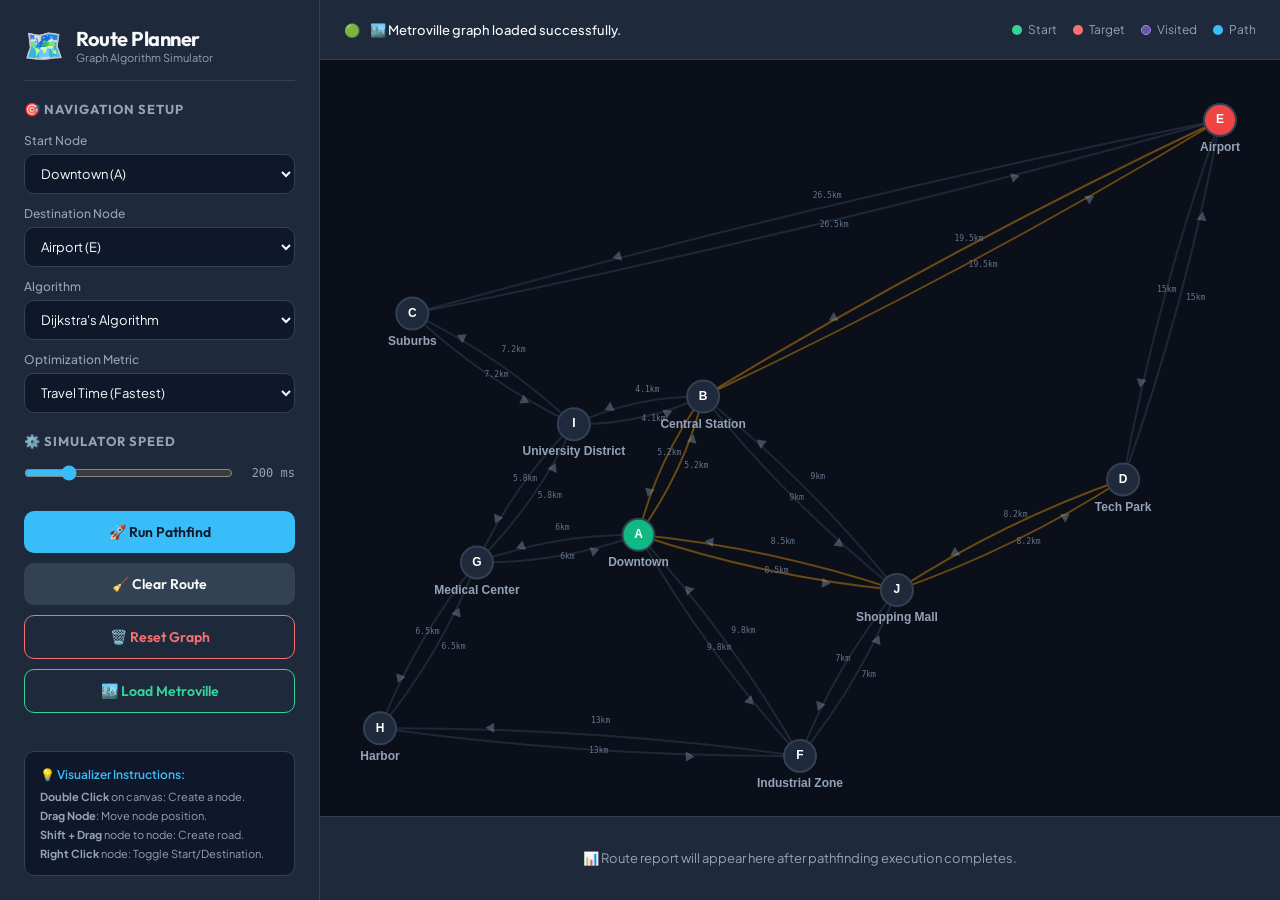
<file: src/web/index.html>
<!DOCTYPE html>
<html lang="en">
<head>
    <meta charset="UTF-8">
    <meta name="viewport" content="width=device-width, initial-scale=1.0">
    <title>Intelligent Route Planner - Interactive Visualizer</title>
    <!-- Google Fonts -->
    <link rel="preconnect" href="https://fonts.googleapis.com">
    <link rel="preconnect" href="https://fonts.gstatic.com" crossorigin>
    <link href="https://fonts.googleapis.com/css2?family=Outfit:wght@300;400;500;600;700;800&family=Plus+Jakarta+Sans:wght@300;400;500;600;700&display=swap" rel="stylesheet">
    <link rel="stylesheet" href="style.css">
</head>
<body>
    <div class="app-container">
        <!-- Sidebar Controls -->
        <aside class="sidebar">
            <div class="brand">
                <span class="brand-icon">🗺️</span>
                <div class="brand-text">
                    <h1>Route Planner</h1>
                    <p>Graph Algorithm Simulator</p>
                </div>
            </div>

            <div class="control-section">
                <h2>🎯 Navigation Setup</h2>
                
                <div class="input-group">
                    <label for="startNode">Start Node</label>
                    <select id="startNode">
                        <option value="">Select start node...</option>
                    </select>
                </div>

                <div class="input-group">
                    <label for="targetNode">Destination Node</label>
                    <select id="targetNode">
                        <option value="">Select destination...</option>
                    </select>
                </div>

                <div class="input-group">
                    <label for="algorithm">Algorithm</label>
                    <select id="algorithm">
                        <option value="dijkstra">Dijkstra's Algorithm</option>
                        <option value="astar">A* Search (Guided)</option>
                        <option value="bfs">Breadth-First Search (BFS)</option>
                        <option value="dfs">Depth-First Search (DFS)</option>
                    </select>
                </div>

                <div class="input-group">
                    <label for="metric">Optimization Metric</label>
                    <select id="metric">
                        <option value="time">Travel Time (Fastest)</option>
                        <option value="distance">Physical Distance (Shortest)</option>
                    </select>
                </div>
            </div>

            <div class="control-section">
                <h2>⚙️ Simulator Speed</h2>
                <div class="range-container">
                    <input type="range" id="speed" min="10" max="1000" value="200" step="10">
                    <span id="speedValue">200 ms</span>
                </div>
            </div>

            <div class="button-grid">
                <button id="btnRun" class="btn btn-primary">🚀 Run Pathfind</button>
                <button id="btnClearPath" class="btn btn-secondary">🧹 Clear Route</button>
                <button id="btnResetGraph" class="btn btn-danger">🗑️ Reset Graph</button>
                <button id="btnLoadDefault" class="btn btn-success">🏙️ Load Metroville</button>
            </div>
            
            <div class="instructions-panel">
                <h3>💡 Visualizer Instructions:</h3>
                <ul>
                    <li><strong>Double Click</strong> on canvas: Create a node.</li>
                    <li><strong>Drag Node</strong>: Move node position.</li>
                    <li><strong>Shift + Drag</strong> node to node: Create road.</li>
                    <li><strong>Right Click</strong> node: Toggle Start/Destination.</li>
                </ul>
            </div>
        </aside>

        <!-- Main Workspace -->
        <main class="workspace">
            <header class="topbar">
                <div class="status-bar">
                    <span class="status-indicator" id="statusIndicator">🟢</span>
                    <span id="statusMessage">Ready. Load Metroville to start.</span>
                </div>
                <div class="legend">
                    <span class="legend-item"><span class="node-dot start"></span>Start</span>
                    <span class="legend-item"><span class="node-dot target"></span>Target</span>
                    <span class="legend-item"><span class="node-dot visited"></span>Visited</span>
                    <span class="legend-item"><span class="node-dot path"></span>Path</span>
                </div>
            </header>

            <div class="canvas-container">
                <canvas id="graphCanvas"></canvas>
            </div>

            <!-- Summary Panel -->
            <footer class="summary-footer">
                <div class="summary-card" id="summaryCard">
                    <div class="summary-placeholder">
                        📊 Route report will appear here after pathfinding execution completes.
                    </div>
                </div>
            </footer>
        </main>
    </div>

    <!-- Algorithm Scripts -->
    <script src="pathfinders.js"></script>
    <script src="app.js"></script>
</body>
</html>
</file>
<file: src/web/style.css>
:root {
    --bg-app: #0F172A;
    --bg-card: #1E293B;
    --bg-hover: #334155;
    --text-primary: #F8FAFC;
    --text-secondary: #94A3B8;
    --primary: #38BDF8;
    --primary-hover: #0EA5E9;
    --success: #34D399;
    --danger: #F87171;
    --warning: #FBBF24;
    --accent: #A78BFA;
    --border: #334155;
    --radius-lg: 16px;
    --radius-md: 10px;
    --font-heading: 'Outfit', sans-serif;
    --font-body: 'Plus Jakarta Sans', sans-serif;
}

* {
    box-sizing: border-box;
    margin: 0;
    padding: 0;
}

body {
    background-color: var(--bg-app);
    color: var(--text-primary);
    font-family: var(--font-body);
    height: 100vh;
    overflow: hidden;
}

.app-container {
    display: grid;
    grid-template-columns: 320px 1fr;
    height: 100vh;
}

/* Sidebar Styling */
.sidebar {
    background-color: var(--bg-card);
    border-right: 1px solid var(--border);
    padding: 24px;
    display: flex;
    flex-direction: column;
    gap: 20px;
    overflow-y: auto;
}

.brand {
    display: flex;
    align-items: center;
    gap: 12px;
    padding-bottom: 15px;
    border-bottom: 1px solid var(--border);
}

.brand-icon {
    font-size: 32px;
}

.brand-text h1 {
    font-family: var(--font-heading);
    font-size: 20px;
    font-weight: 700;
    letter-spacing: -0.5px;
}

.brand-text p {
    font-size: 11px;
    color: var(--text-secondary);
}

.control-section {
    display: flex;
    flex-direction: column;
    gap: 12px;
}

.control-section h2 {
    font-family: var(--font-heading);
    font-size: 13px;
    text-transform: uppercase;
    letter-spacing: 1px;
    color: var(--text-secondary);
    margin-bottom: 4px;
}

.input-group {
    display: flex;
    flex-direction: column;
    gap: 6px;
}

.input-group label {
    font-size: 12px;
    font-weight: 500;
    color: var(--text-secondary);
}

.input-group select, 
.input-group input {
    background-color: var(--bg-app);
    border: 1px solid var(--border);
    color: var(--text-primary);
    padding: 10px 12px;
    border-radius: var(--radius-md);
    font-family: var(--font-body);
    font-size: 13px;
    outline: none;
    transition: border-color 0.2s;
}

.input-group select:focus {
    border-color: var(--primary);
}

.range-container {
    display: flex;
    align-items: center;
    gap: 12px;
}

.range-container input[type="range"] {
    flex: 1;
    accent-color: var(--primary);
}

.range-container span {
    font-size: 12px;
    font-family: monospace;
    color: var(--text-secondary);
    min-width: 50px;
    text-align: right;
}

.button-grid {
    display: grid;
    grid-template-columns: 1fr;
    gap: 10px;
    margin-top: 10px;
}

.btn {
    font-family: var(--font-heading);
    font-size: 14px;
    font-weight: 600;
    padding: 12px;
    border: none;
    border-radius: var(--radius-md);
    cursor: pointer;
    transition: all 0.2s;
    display: flex;
    align-items: center;
    justify-content: center;
    gap: 8px;
}

.btn-primary {
    background-color: var(--primary);
    color: #0F172A;
}

.btn-primary:hover {
    background-color: var(--primary-hover);
    transform: translateY(-1px);
}

.btn-secondary {
    background-color: var(--bg-hover);
    color: var(--text-primary);
}

.btn-secondary:hover {
    background-color: #475569;
}

.btn-danger {
    background-color: transparent;
    border: 1px solid var(--danger);
    color: var(--danger);
}

.btn-danger:hover {
    background-color: rgba(248, 113, 113, 0.1);
}

.btn-success {
    background-color: transparent;
    border: 1px solid var(--success);
    color: var(--success);
}

.btn-success:hover {
    background-color: rgba(52, 211, 153, 0.1);
}

.instructions-panel {
    background-color: var(--bg-app);
    border: 1px solid var(--border);
    padding: 15px;
    border-radius: var(--radius-md);
    margin-top: auto;
}

.instructions-panel h3 {
    font-size: 12px;
    font-weight: 600;
    margin-bottom: 8px;
    color: var(--primary);
}

.instructions-panel ul {
    list-style: none;
    display: flex;
    flex-direction: column;
    gap: 6px;
}

.instructions-panel li {
    font-size: 11px;
    color: var(--text-secondary);
}

/* Workspace Layout */
.workspace {
    display: grid;
    grid-template-rows: 60px 1fr auto;
    height: 100vh;
}

.topbar {
    background-color: var(--bg-card);
    border-bottom: 1px solid var(--border);
    display: flex;
    align-items: center;
    justify-content: space-between;
    padding: 0 24px;
}

.status-bar {
    display: flex;
    align-items: center;
    gap: 10px;
    font-size: 13px;
    font-weight: 500;
}

.legend {
    display: flex;
    gap: 16px;
    font-size: 12px;
    color: var(--text-secondary);
}

.legend-item {
    display: flex;
    align-items: center;
    gap: 6px;
}

.node-dot {
    width: 10px;
    height: 10px;
    border-radius: 50%;
    display: inline-block;
}

.node-dot.start { background-color: var(--success); }
.node-dot.target { background-color: var(--danger); }
.node-dot.visited { background-color: rgba(167, 139, 250, 0.5); border: 1px solid var(--accent); }
.node-dot.path { background-color: var(--primary); }

.canvas-container {
    background-color: #0B0F19;
    position: relative;
    overflow: hidden;
}

canvas {
    display: block;
    position: absolute;
    top: 0;
    left: 0;
    width: 100%;
    height: 100%;
    cursor: crosshair;
}

/* Footer & Summary Panel */
.summary-footer {
    background-color: var(--bg-card);
    border-top: 1px solid var(--border);
    padding: 16px 24px;
    max-height: 200px;
    overflow-y: auto;
}

.summary-card {
    font-family: monospace;
    font-size: 12px;
    line-height: 1.6;
    color: var(--text-primary);
}

.summary-placeholder {
    font-family: var(--font-body);
    font-size: 13px;
    color: var(--text-secondary);
    text-align: center;
    padding: 15px 0;
}

.route-stat-grid {
    display: grid;
    grid-template-columns: repeat(3, 1fr);
    gap: 15px;
    margin-bottom: 12px;
}

.stat-item {
    background-color: var(--bg-app);
    border: 1px solid var(--border);
    padding: 10px;
    border-radius: var(--radius-md);
    text-align: center;
}

.stat-val {
    font-size: 18px;
    font-weight: 700;
    font-family: var(--font-heading);
    color: var(--primary);
}

.stat-label {
    font-size: 10px;
    color: var(--text-secondary);
}

.direction-list {
    background-color: var(--bg-app);
    border: 1px solid var(--border);
    border-radius: var(--radius-md);
    padding: 12px;
    max-height: 100px;
    overflow-y: auto;
    display: flex;
    flex-direction: column;
    gap: 6px;
}

.direction-step {
    border-bottom: 1px solid rgba(255, 255, 255, 0.05);
    padding-bottom: 4px;
}

.direction-step:last-child {
    border-bottom: none;
}
</file>
